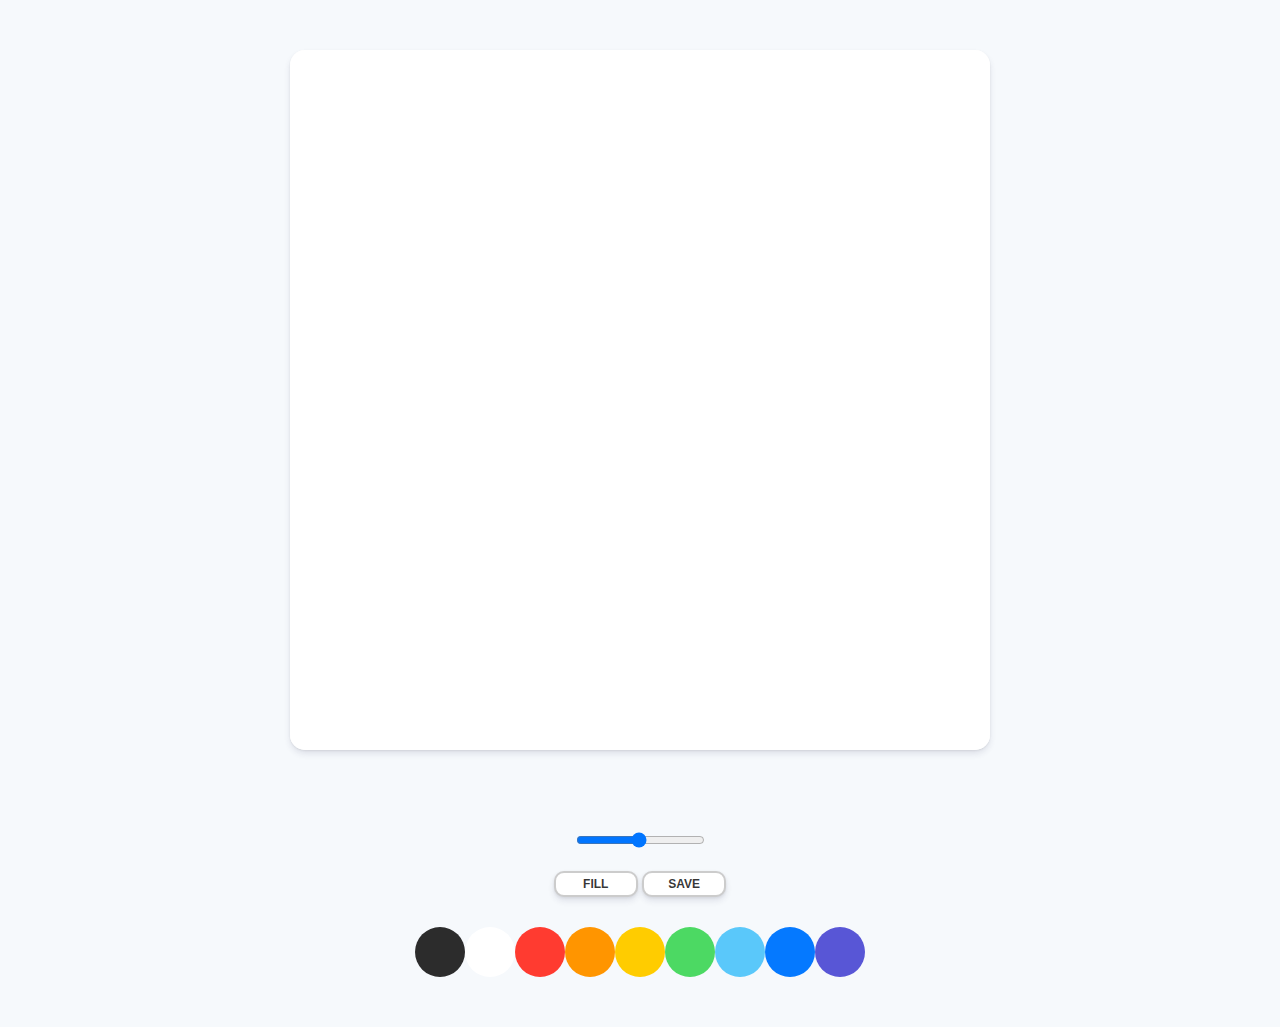
<file: index.html>
<!DOCTYPE html>
<head>
    <title>Paint</title>
    <link rel="stylesheet" href="css/paint.css">
</head>
<body>
    <canvas id="jsCanvas" class="canvas"></canvas>
    <div class="controls">
        <div class="controls__range">
            <input type="range" id="jsRange" min="0.1" max="5" value="2.5" step="0.1" />
        </div>
        <div class="controls__btns">
            <button id="jsMode">Fill</button>
            <button id="jsSave">Save</button>
        </div>
        <div class="controls__colors" id="jsColors">
            <div class="controls__color jsColor" style="background-color:#2c2c2c;"></div>
            <div class="controls__color jsColor" style="background-color:white;"></div>
            <div class="controls__color jsColor" style="background-color:#ff3b30;"></div>
            <div class="controls__color jsColor" style="background-color:#ff9500;"></div>
            <div class="controls__color jsColor" style="background-color:#ffcc00;"></div>
            <div class="controls__color jsColor" style="background-color:#4cd963;"></div>
            <div class="controls__color jsColor" style="background-color:#5ac8fa;"></div>
            <div class="controls__color jsColor" style="background-color:#0579ff;"></div>
            <div class="controls__color jsColor" style="background-color:#5856d6;"></div>
        </div>
    </div>
    <script src="js/paint/app.js" ></script>
</body>
</html>
</file>
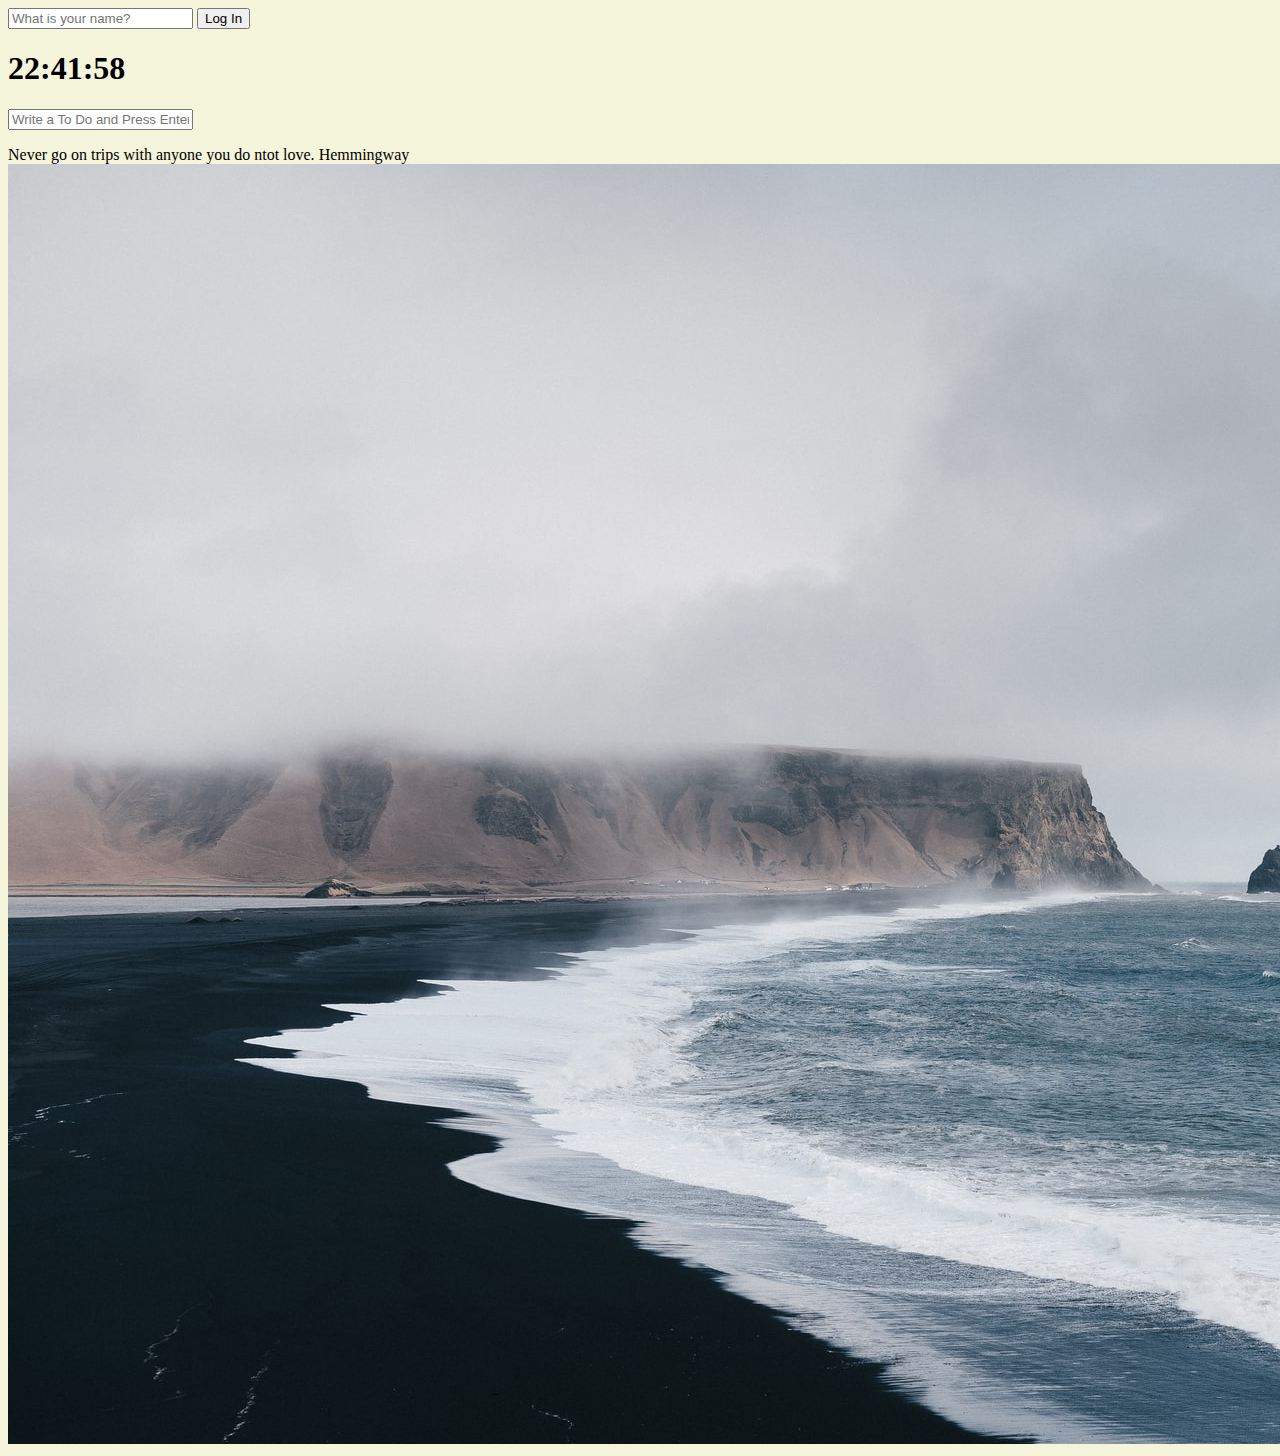
<file: momentom.html>
<!DOCTYPE html>
<html>
    <head>
        <meta charset="UTF-8" />
        <title>Momentom</title>
        <link rel="stylesheet" href="css/momentom.css" />
    </head>
    <body>
        <form class="hidden" id="login-form" >
            <input required type="text" placeholder="What is your name?">
            <button>Log In</button>
        </form>
        <h1 id="clock">00:00:00</h1>
        <h2 class="hidden" id="greeting" ></h2>
        <form id="todo-form">
            <input type="text" placeholder="Write a To Do and Press Enter">
        </form>
        <ul id="todo-list"></ul>
        <div id="quote" >
            <span></span>
            <span></span>
        </div>
        <div id="weather">
            <span></span>
            <span></span>
        </div>
        <script src="js/momentom/greetings.js" ></script>
        <script src="js/momentom/clock.js" ></script>
        <script src="js/momentom/quotes.js" ></script>
        <script src="js/momentom/background.js" ></script>
        <script src="js/momentom/todo.js" ></script>
        <script src="js/momentom/weather.js" ></script>
    </body>
</html>
</file>
<file: css/momentom.css>
body{
    background-color: beige;
}

.title{
    color: royalblue;
    transition: all 0.5s ease;
}

.clicked{
    color: tomato;
}

.hidden{
    display: none;
}
</file>
<file: css/paint.css>
@import "reset.css";

body{
    background-color: #f6f9fc;
    font-family: 'Arial';
    display: flex;
    flex-direction: column;
    align-items: center;
    padding: 50px 0;
}

.canvas{
    width: 700px;
    height: 700px;
    background-color: white;
    border-radius: 15px;
    box-shadow: 0 4px 6px rgba(50,50,93,0.11), 0 1px 2px rgba(0,0,0,0.08);
}

.controls{
    margin-top: 80px;
    display: flex;
    flex-direction: column;
    align-items: center;
}

.controls .controls__range{
    margin-bottom: 20px;
}

.controls__btns{
    margin-bottom: 30px;
}

.controls__btns button{
    all: unset;
    cursor: pointer;
    background-color: white;
    padding: 5px 0px;
    width: 80px;
    text-align: center;
    border-radius: 10px;
    box-shadow: 0 4px 6px rgba(50, 50, 93, 0.11), 0 1px 3px rgba(0, 0, 0, 0.08);
    border: 2px solid rgba(0,0,0,0.2);
    color: rgba(0,0,0,0.8);
    text-transform: uppercase;
    font-weight: 800;
    font-size: 12px;
    transition: all 0.1s ease;
}

.controls__btns button:active{
    transform: scale(0.98);
}

.controls .controls__colors{
    display: flex;
}

.controls__colors .controls__color{
    width: 50px;
    height: 50px;
    border-radius: 50%;
    cursor: pointer;
}
</file>
